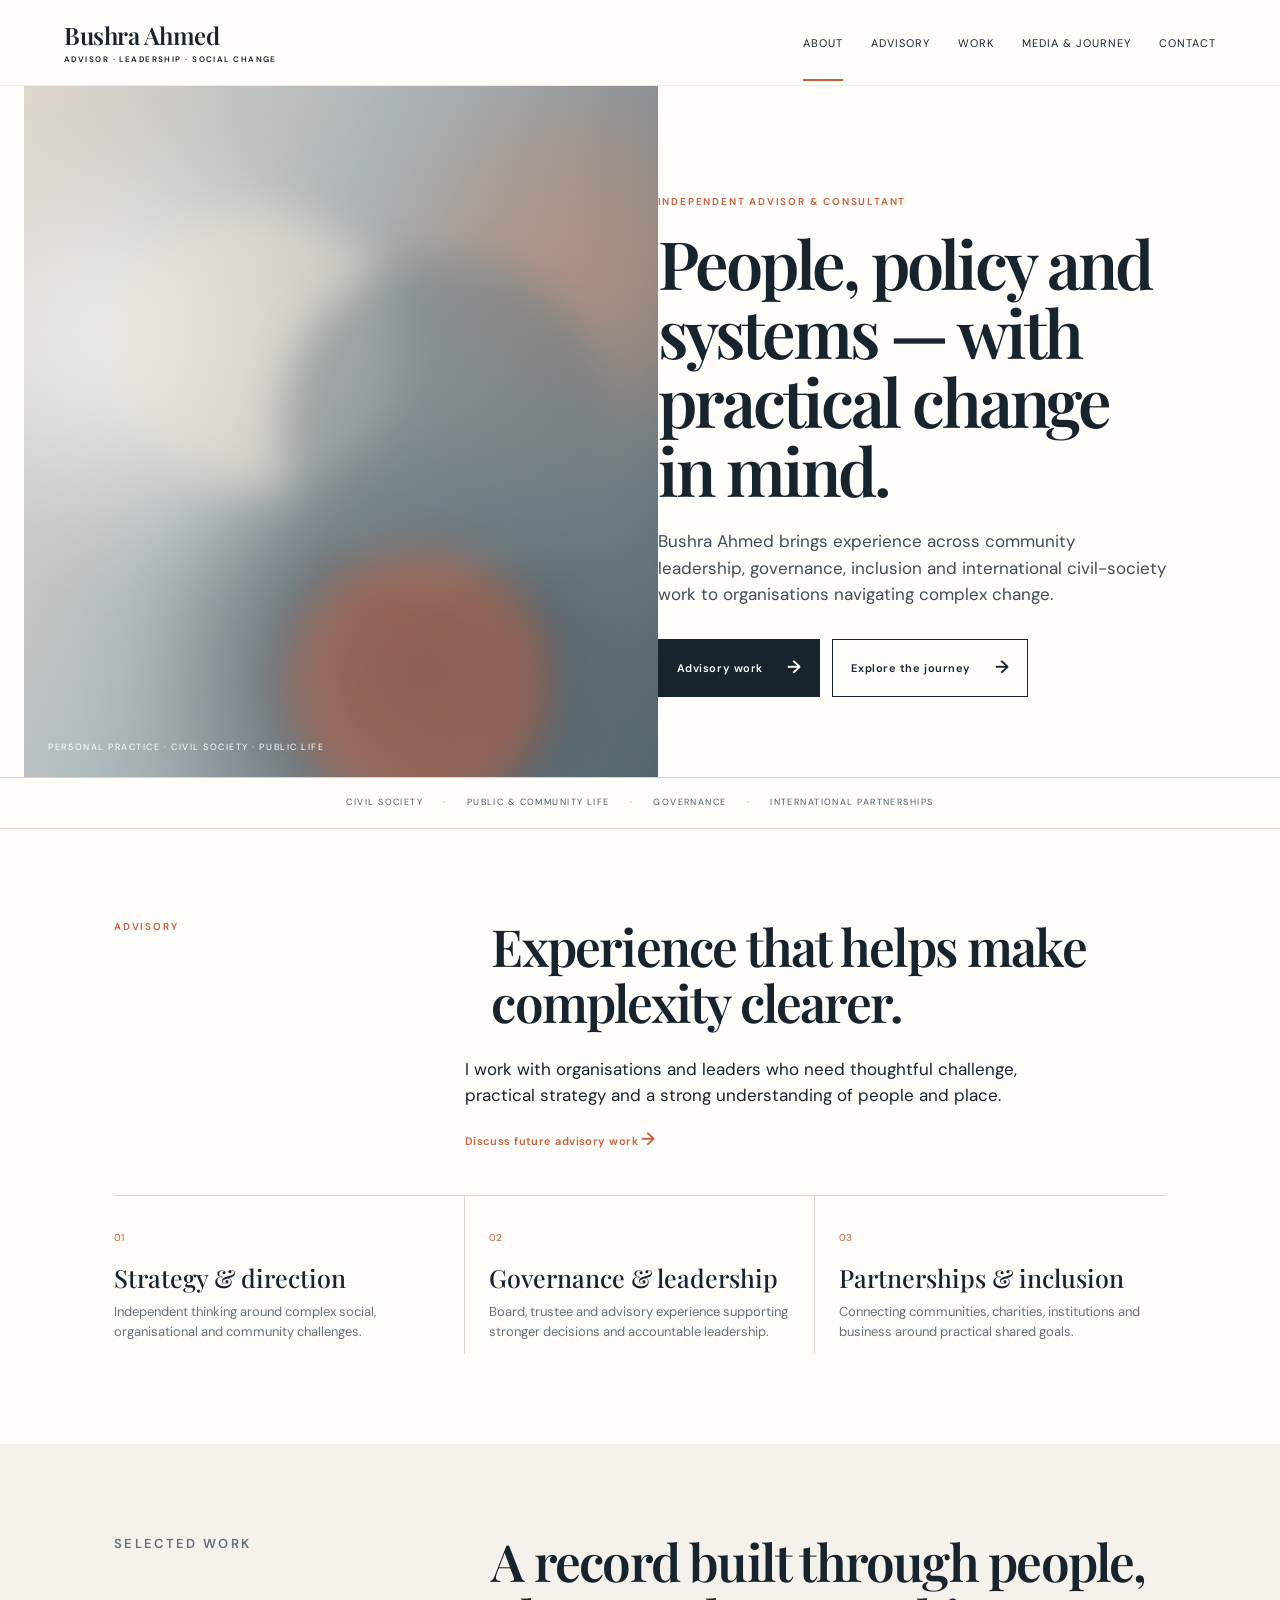
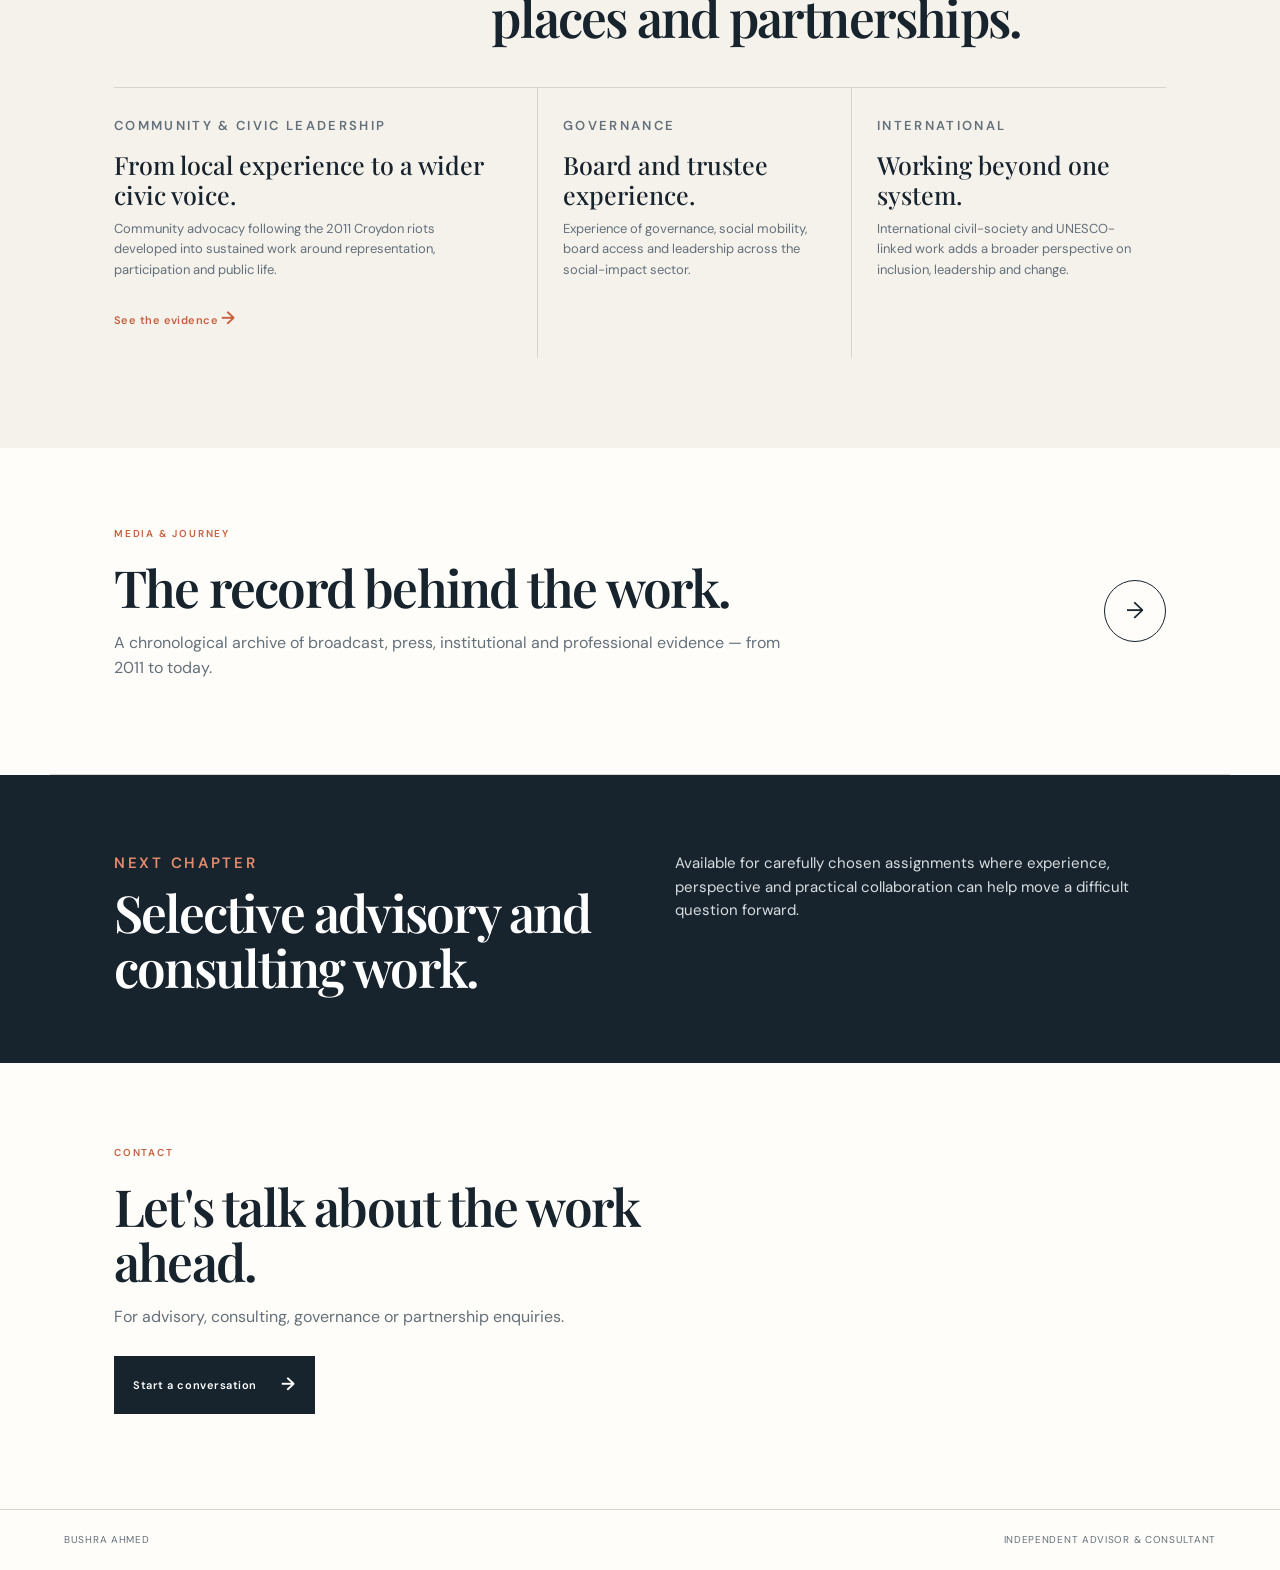
<file: index.html>
<!doctype html>
<html lang="en">
<head>
<meta charset="utf-8">
<meta name="viewport" content="width=device-width,initial-scale=1">
<title>Bushra Ahmed | Advisory, Leadership & Social Change</title>
<meta name="description" content="Bushra Ahmed — independent advisor working across civil society, governance, inclusion and cross-sector collaboration.">
<link rel="stylesheet" href="styles.css">
</head>
<body>
<header class="site-header">
  <a class="brand" href="index.html">Bushra Ahmed<span>ADVISOR · LEADERSHIP · SOCIAL CHANGE</span></a>
  <nav aria-label="Primary navigation">
    <a class="active" href="index.html">About</a>
    <a href="#advisory">Advisory</a>
    <a href="#work">Work</a>
    <a href="experience.html">Media &amp; Journey</a>
    <a href="#contact">Contact</a>
  </nav>
</header>

<main>
<section class="hero">
  <div class="hero-image" aria-hidden="true"><div class="blur-orb one"></div><div class="blur-orb two"></div><div class="blur-orb three"></div><div class="image-caption">PERSONAL PRACTICE · CIVIL SOCIETY · PUBLIC LIFE</div></div>
  <div class="hero-copy">
    <p class="eyebrow">INDEPENDENT ADVISOR &amp; CONSULTANT</p>
    <h1>People, policy and systems — with practical change in mind.</h1>
    <p class="lead">Bushra Ahmed brings experience across community leadership, governance, inclusion and international civil-society work to organisations navigating complex change.</p>
    <div class="actions"><a class="button dark" href="#advisory">Advisory work <span>→</span></a><a class="button light" href="experience.html">Explore the journey <span>→</span></a></div>
  </div>
</section>

<section class="intro-strip"><span>CIVIL SOCIETY</span><i>·</i><span>PUBLIC &amp; COMMUNITY LIFE</span><i>·</i><span>GOVERNANCE</span><i>·</i><span>INTERNATIONAL PARTNERSHIPS</span></section>

<section id="advisory" class="section advisory">
  <div class="section-title"><p class="eyebrow">ADVISORY</p><h2>Experience that helps make complexity clearer.</h2></div>
  <div class="advisory-copy"><p>I work with organisations and leaders who need thoughtful challenge, practical strategy and a strong understanding of people and place.</p><a class="arrow-link" href="#contact">Discuss future advisory work <span>→</span></a></div>
  <div class="advisory-list">
    <article><span>01</span><h3>Strategy &amp; direction</h3><p>Independent thinking around complex social, organisational and community challenges.</p></article>
    <article><span>02</span><h3>Governance &amp; leadership</h3><p>Board, trustee and advisory experience supporting stronger decisions and accountable leadership.</p></article>
    <article><span>03</span><h3>Partnerships &amp; inclusion</h3><p>Connecting communities, charities, institutions and business around practical shared goals.</p></article>
  </div>
</section>

<section id="work" class="section work">
  <div class="section-title"><p class="eyebrow">SELECTED WORK</p><h2>A record built through people, places and partnerships.</h2></div>
  <div class="work-grid">
    <article class="work-feature"><p class="mini">COMMUNITY &amp; CIVIC LEADERSHIP</p><h3>From local experience to a wider civic voice.</h3><p>Community advocacy following the 2011 Croydon riots developed into sustained work around representation, participation and public life.</p><a href="experience.html">See the evidence <span>→</span></a></article>
    <article><p class="mini">GOVERNANCE</p><h3>Board and trustee experience.</h3><p>Experience of governance, social mobility, board access and leadership across the social-impact sector.</p></article>
    <article><p class="mini">INTERNATIONAL</p><h3>Working beyond one system.</h3><p>International civil-society and UNESCO-linked work adds a broader perspective on inclusion, leadership and change.</p></article>
  </div>
</section>

<section class="journey-tease">
  <div><p class="eyebrow">MEDIA &amp; JOURNEY</p><h2>The record behind the work.</h2><p>A chronological archive of broadcast, press, institutional and professional evidence — from 2011 to today.</p></div>
  <a class="circle-link" href="experience.html" aria-label="Open Media and Journey">→</a>
</section>

<section class="future">
  <div><p class="eyebrow">NEXT CHAPTER</p><h2>Selective advisory and consulting work.</h2></div>
  <p>Available for carefully chosen assignments where experience, perspective and practical collaboration can help move a difficult question forward.</p>
</section>

<section id="contact" class="contact">
  <p class="eyebrow">CONTACT</p><h2>Let's talk about the work ahead.</h2><p>For advisory, consulting, governance or partnership enquiries.</p><a class="button dark" href="mailto:hello@bushraahmed.co.uk">Start a conversation <span>→</span></a>
</section>
</main>
<footer><span>Bushra Ahmed</span><span>Independent Advisor &amp; Consultant</span></footer>
</body></html>
</file>
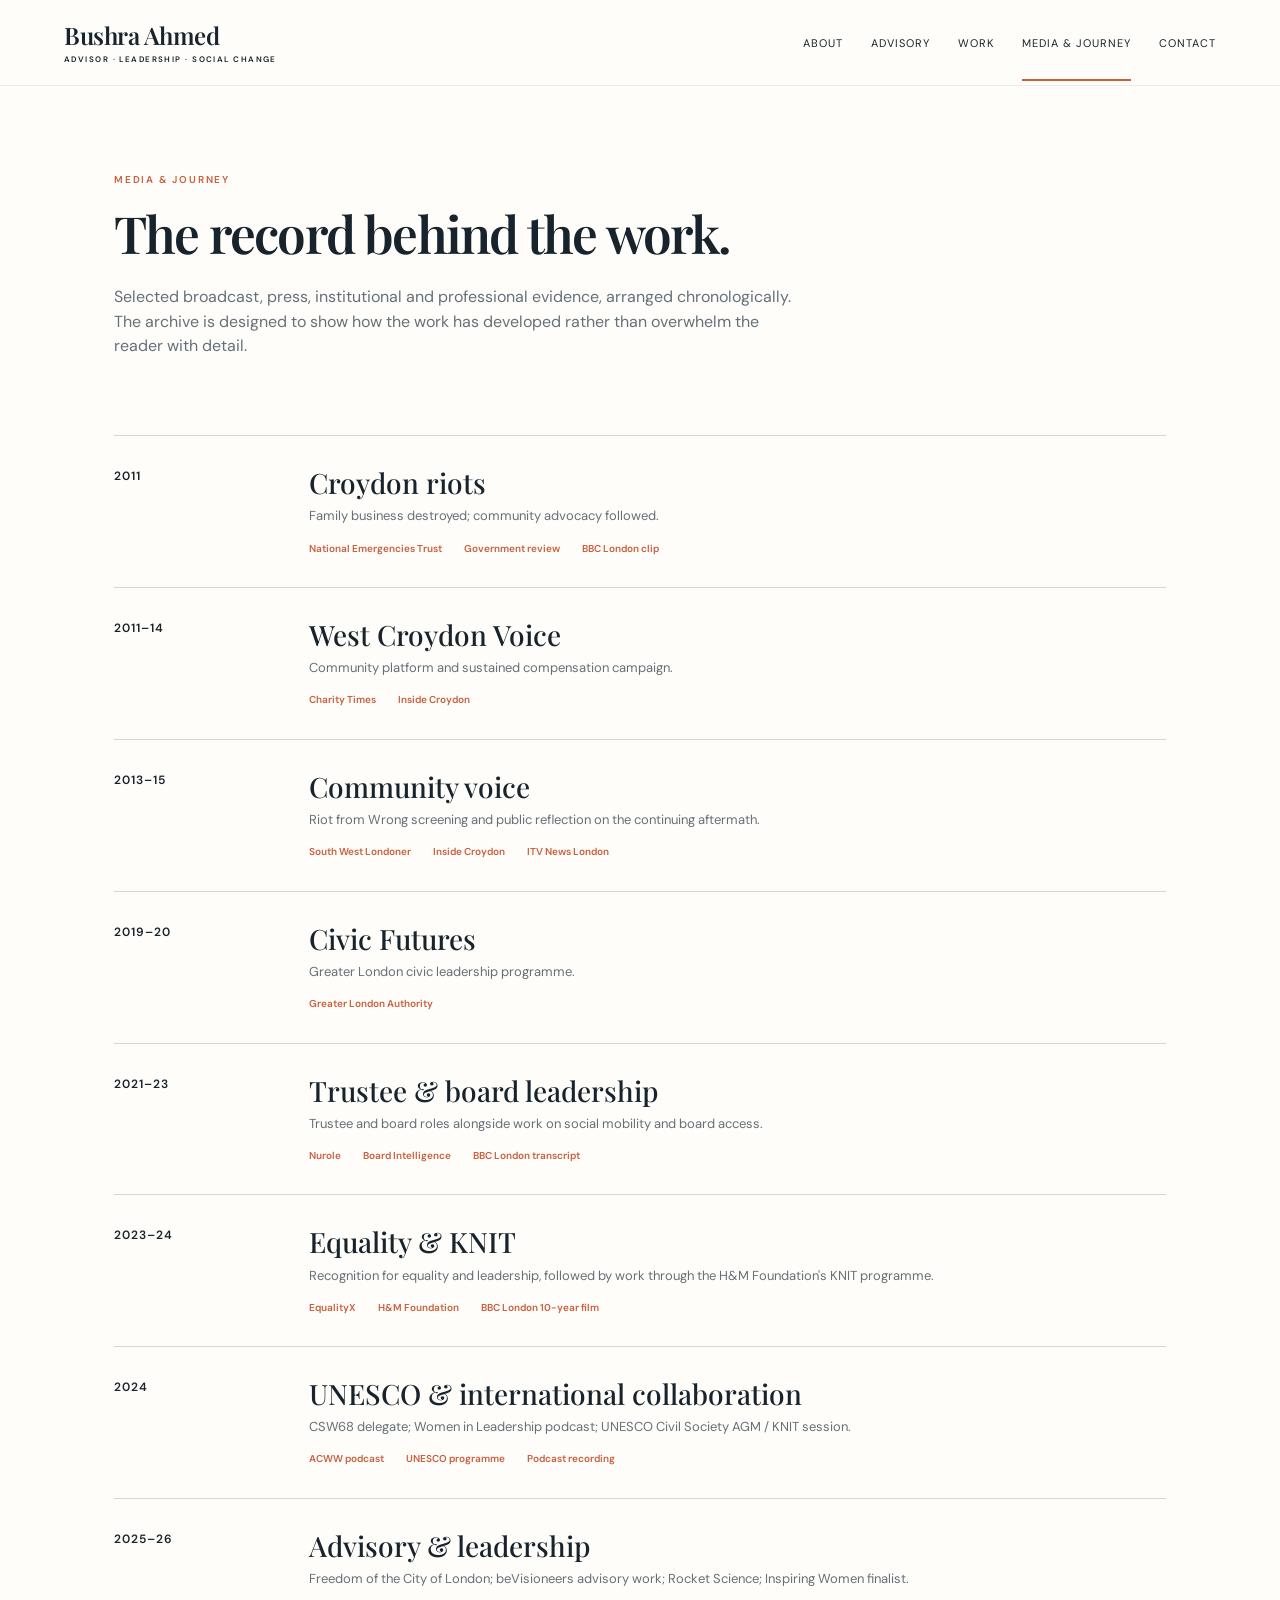
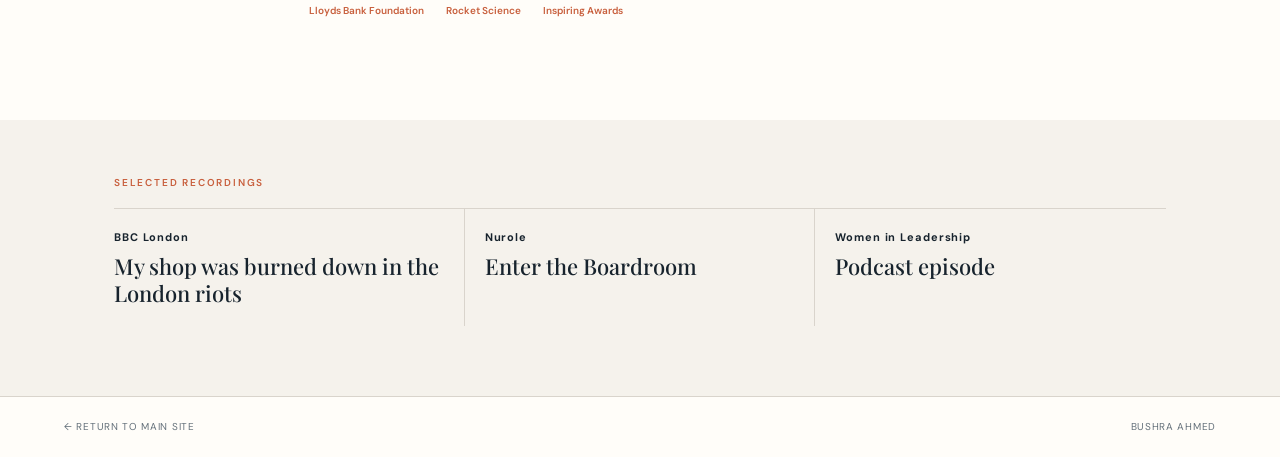
<file: experience.html>
<!doctype html>
<html lang="en">
<head><meta charset="utf-8"><meta name="viewport" content="width=device-width,initial-scale=1"><title>Bushra Ahmed | Media & Journey</title><meta name="description" content="Bushra Ahmed — selected media, evidence and professional journey."><link rel="stylesheet" href="styles.css"></head>
<body>
<header class="site-header compact-head"><a class="brand" href="index.html">Bushra Ahmed<span>ADVISOR · LEADERSHIP · SOCIAL CHANGE</span></a><nav><a href="index.html">About</a><a href="index.html#advisory">Advisory</a><a href="index.html#work">Work</a><a class="active" href="experience.html">Media &amp; Journey</a><a href="index.html#contact">Contact</a></nav></header>
<main>
<section class="record-hero"><p class="eyebrow">MEDIA &amp; JOURNEY</p><h1>The record behind the work.</h1><p>Selected broadcast, press, institutional and professional evidence, arranged chronologically. The archive is designed to show how the work has developed rather than overwhelm the reader with detail.</p></section>
<section class="timeline">
<div class="timeline-row"><div class="year">2011</div><div><h2>Croydon riots</h2><p>Family business destroyed; community advocacy followed.</p><div class="links"><a href="https://nationalemergenciestrust.org.uk/bushra-ahmed-survivor-7-7-croydon-riots-2011/">National Emergencies Trust</a><a href="https://assets.publishing.service.gov.uk/government/uploads/system/uploads/attachment_data/file/255990/riot_damages_act_review.pdf">Government review</a><a href="https://www.facebook.com/BBCLondon/videos/my-shop-was-burned-down-in-the-london-riots/546821029788442/">BBC London clip</a></div></div></div>
<div class="timeline-row"><div class="year">2011–14</div><div><h2>West Croydon Voice</h2><p>Community platform and sustained compensation campaign.</p><div class="links"><a href="https://www.charitytimes.com/ct/interview-profile-bushra-ahmed.php">Charity Times</a><a href="https://insidecroydon.com/2013/11/26/aunt-of-mark-duggan-to-speak-at-riots-film-croydon-screening/">Inside Croydon</a></div></div></div>
<div class="timeline-row"><div class="year">2013–15</div><div><h2>Community voice</h2><p>Riot from Wrong screening and public reflection on the continuing aftermath.</p><div class="links"><a href="https://www.swlondoner.co.uk/news/06122013-croydon-community-discuss-2011-riots-following-screening-of-award-winning-documentary">South West Londoner</a><a href="https://insidecroydon.com/2015/08/07/88-theres-real-anxiety-that-the-riots-could-happen-again/">Inside Croydon</a><a href="https://www.itv.com/news/london/story/2012-08-06/london-riots-one-year-on/">ITV News London</a></div></div></div>
<div class="timeline-row"><div class="year">2019–20</div><div><h2>Civic Futures</h2><p>Greater London civic leadership programme.</p><div class="links"><a href="https://www.london.gov.uk/programmes-strategies/communities-and-social-justice/civil-society/civic-futures">Greater London Authority</a></div></div></div>
<div class="timeline-row"><div class="year">2021–23</div><div><h2>Trustee &amp; board leadership</h2><p>Trustee and board roles alongside work on social mobility and board access.</p><div class="links"><a href="https://www.nurole.com/nurole-podcast-enter-the-boardroom">Nurole</a><a href="https://www.boardintelligence.com/blog/director-community-social-mobility">Board Intelligence</a><a href="https://subsaga.com/bbc/weather/bbc-london-news/2014/06/05/b045g519.html">BBC London transcript</a></div></div></div>
<div class="timeline-row"><div class="year">2023–24</div><div><h2>Equality &amp; KNIT</h2><p>Recognition for equality and leadership, followed by work through the H&amp;M Foundation's KNIT programme.</p><div class="links"><a href="https://www.equalityx.co.uk/europe-winners-2023">EqualityX</a><a href="https://hmfoundation.com/project/knit-accelerating-inclusion-in-fashion/">H&amp;M Foundation</a><a href="https://www.youtube.com/watch?v=dvjyltSQkc4">BBC London 10-year film</a></div></div></div>
<div class="timeline-row"><div class="year">2024</div><div><h2>UNESCO &amp; international collaboration</h2><p>CSW68 delegate; Women in Leadership podcast; UNESCO Civil Society AGM / KNIT session.</p><div class="links"><a href="https://acww.org.uk/podcast">ACWW podcast</a><a href="https://indico.un.org/event/1014712/attachments/19116/55444/2024CIONG%20-%20Preliminary%20Programme.pdf">UNESCO programme</a><a href="https://open.spotify.com/episode/09EClgMxt04wd1wsuZ6Qv9">Podcast recording</a></div></div></div>
<div class="timeline-row"><div class="year">2025–26</div><div><h2>Advisory &amp; leadership</h2><p>Freedom of the City of London; beVisioneers advisory work; Rocket Science; Inspiring Women finalist.</p><div class="links"><a href="https://www.lloydsbankfoundation.org.uk/about-us/meet-us/bushra-ahmed/">Lloyds Bank Foundation</a><a href="https://rocketsciencelab.co.uk/staff/bushra-ahmed/">Rocket Science</a><a href="https://www.inspiringawards.co.uk/2026-finalist-bushra-ahmed/">Inspiring Awards</a></div></div></div>
</section>
<section class="media-note"><p class="eyebrow">SELECTED RECORDINGS</p><div class="media-grid"><a href="https://www.facebook.com/BBCLondon/videos/my-shop-was-burned-down-in-the-london-riots/546821029788442/"><b>BBC London</b><span>My shop was burned down in the London riots</span></a><a href="https://www.nurole.com/nurole-podcast-enter-the-boardroom"><b>Nurole</b><span>Enter the Boardroom</span></a><a href="https://open.spotify.com/episode/09EClgMxt04wd1wsuZ6Qv9"><b>Women in Leadership</b><span>Podcast episode</span></a></div></section>
</main><footer><a href="index.html">← Return to main site</a><span>Bushra Ahmed</span></footer>
</body></html>
</file>
<file: styles.css>
@import url('https://fonts.googleapis.com/css2?family=DM+Sans:wght@400;500;600&family=Playfair+Display:wght@500;600&display=swap');
:root{--ink:#17232d;--muted:#64707a;--paper:#f5f2ec;--white:#fffdf9;--accent:#c85f3d;--line:#d9d4cc;--max:1180px}
*{box-sizing:border-box}html{scroll-behavior:smooth}body{margin:0;background:var(--white);color:var(--ink);font-family:'DM Sans',Arial,sans-serif;line-height:1.55}a{color:inherit;text-decoration:none}a:hover{opacity:.7}.site-header{height:86px;padding:0 5vw;display:flex;align-items:center;justify-content:space-between;border-bottom:1px solid rgba(23,35,45,.08);position:relative;z-index:5;background:rgba(255,253,249,.94);backdrop-filter:blur(12px)}.brand{font-family:'Playfair Display',Georgia,serif;font-size:24px;font-weight:600;letter-spacing:-.02em;display:flex;flex-direction:column;line-height:1}.brand span{font-family:'DM Sans',Arial,sans-serif;font-size:8px;letter-spacing:.18em;margin-top:8px;font-weight:600}.site-header nav{display:flex;gap:28px;font-size:11px;text-transform:uppercase;letter-spacing:.09em}.site-header nav a{padding:31px 0 27px;border-bottom:2px solid transparent}.site-header nav a.active{border-color:var(--accent)}.hero{max-width:var(--max);margin:auto;min-height:600px;display:grid;grid-template-columns:1.03fr .97fr;position:relative}.hero-copy{padding:108px 5vw 80px 0;align-self:center;z-index:2}.eyebrow,.mini{font-size:10px;letter-spacing:.18em;text-transform:uppercase;color:var(--accent);font-weight:600;margin:0 0 18px}.hero h1{font:600 clamp(44px,5.2vw,72px)/1.04 'Playfair Display',Georgia,serif;letter-spacing:-.045em;max-width:690px;margin:0 0 24px}.lead{font-size:17px;max-width:610px;color:#3f4c55}.actions{display:flex;gap:12px;margin-top:32px}.button{display:inline-flex;align-items:center;gap:24px;padding:14px 18px;font-size:11px;font-weight:600;letter-spacing:.05em;border:1px solid var(--ink)}.button.dark{background:var(--ink);color:white}.button.light{background:transparent}.button span,.arrow-link span,.work a span{font-size:18px}.hero-image{margin:0 0 0 -2vw;min-height:600px;overflow:hidden;position:relative;background:linear-gradient(120deg,#d8d1c7,#a9b3b6 42%,#596b73 100%)}.hero-image:before{content:"";position:absolute;inset:-10%;background:radial-gradient(circle at 25% 40%,rgba(255,255,255,.8),transparent 27%),radial-gradient(circle at 78% 32%,rgba(205,150,122,.8),transparent 24%),radial-gradient(circle at 56% 75%,rgba(23,35,45,.75),transparent 30%);filter:blur(34px);transform:scale(1.12)}.hero-image:after{content:"";position:absolute;inset:0;background:linear-gradient(90deg,rgba(245,242,236,.18),rgba(23,35,45,.08))}.blur-orb{position:absolute;border-radius:50%;filter:blur(20px);opacity:.55}.one{width:280px;height:280px;left:15%;top:18%;background:#eee4d4}.two{width:330px;height:330px;right:7%;top:25%;background:#6f7e83}.three{width:260px;height:260px;left:42%;bottom:-5%;background:#c85f3d}.image-caption{position:absolute;z-index:2;bottom:22px;left:24px;color:white;font-size:9px;letter-spacing:.17em}.intro-strip{border-top:1px solid var(--line);border-bottom:1px solid var(--line);padding:18px 5vw;display:flex;justify-content:center;gap:20px;font-size:9px;letter-spacing:.16em;color:#4d5960}.intro-strip i{color:var(--accent);font-style:normal}.section{max-width:var(--max);margin:auto;padding:90px 5vw}.section-title{display:grid;grid-template-columns:1fr 2fr;gap:40px;align-items:start}.section-title h2,.future h2,.journey-tease h2,.contact h2,.record-hero h1{font:600 clamp(32px,4vw,52px)/1.08 'Playfair Display',Georgia,serif;letter-spacing:-.035em;margin:0}.advisory-copy{margin:26px 0 42px 33.33%;max-width:570px}.advisory-copy p{font-size:17px}.arrow-link,.work a{font-size:11px;color:var(--accent);font-weight:600;letter-spacing:.04em}.advisory-list{display:grid;grid-template-columns:repeat(3,1fr);border-top:1px solid var(--line)}.advisory-list article{padding:28px 24px 12px 0;border-right:1px solid var(--line)}.advisory-list article:not(:first-child){padding-left:24px}.advisory-list article:last-child{border-right:0}.advisory-list span{font-size:10px;color:var(--accent)}.advisory-list h3,.work h3{font:500 25px/1.2 'Playfair Display',Georgia,serif;margin:14px 0 9px}.advisory-list p,.work p{font-size:13px;color:var(--muted);margin:0;max-width:330px}.work{background:var(--paper);max-width:none;padding-left:max(5vw,calc((100vw - var(--max))/2 + 5vw));padding-right:max(5vw,calc((100vw - var(--max))/2 + 5vw))}.work-grid{display:grid;grid-template-columns:1.35fr 1fr 1fr;margin-top:42px;border-top:1px solid var(--line)}.work-grid article{padding:28px 25px 10px 0;border-right:1px solid var(--line)}.work-grid article:not(:first-child){padding-left:25px}.work-grid article:last-child{border-right:0}.work-feature{min-height:270px}.work a{display:inline-block;margin-top:25px}.journey-tease{max-width:var(--max);margin:auto;padding:78px 5vw;display:grid;grid-template-columns:1fr auto;align-items:center;border-bottom:1px solid var(--line)}.journey-tease h2{margin-bottom:10px}.journey-tease p:not(.eyebrow){color:var(--muted);max-width:680px}.circle-link{width:62px;height:62px;border:1px solid var(--ink);border-radius:50%;display:grid;place-items:center;font-size:23px}.future{background:var(--ink);color:white;padding:68px max(5vw,calc((100vw - var(--max))/2 + 5vw));display:grid;grid-template-columns:1fr 1fr;gap:70px}.future .eyebrow{color:#e48b6b}.future p{color:#d7dee1;max-width:500px;margin:9px 0;font-size:15px}.contact{max-width:var(--max);margin:auto;padding:82px 5vw 95px}.contact h2{max-width:650px;margin-bottom:12px}.contact p:not(.eyebrow){color:var(--muted);margin-bottom:26px}.record-hero{max-width:var(--max);margin:auto;padding:86px 5vw 60px}.record-hero h1{max-width:800px}.record-hero>p:last-child{max-width:690px;color:var(--muted);font-size:16px;margin-top:24px}.timeline{max-width:var(--max);margin:auto;padding:0 5vw 70px}.timeline-row{display:grid;grid-template-columns:160px 1fr;gap:35px;padding:31px 0;border-top:1px solid var(--line)}.year{font-size:12px;letter-spacing:.08em;font-weight:600}.timeline-row h2{font:500 28px/1.15 'Playfair Display',Georgia,serif;margin:0 0 7px}.timeline-row p{margin:0;color:var(--muted);font-size:13px}.links{display:flex;flex-wrap:wrap;gap:8px 22px;margin-top:14px}.links a{font-size:10px;color:var(--accent);font-weight:600}.media-note{background:var(--paper);padding:55px max(5vw,calc((100vw - var(--max))/2 + 5vw)) 70px}.media-grid{display:grid;grid-template-columns:repeat(3,1fr);border-top:1px solid var(--line)}.media-grid a{padding:20px 20px 20px 0;border-right:1px solid var(--line);display:flex;flex-direction:column;gap:7px}.media-grid a:not(:first-child){padding-left:20px}.media-grid a:last-child{border-right:0}.media-grid b{font-size:11px;letter-spacing:.08em}.media-grid span{font:500 22px/1.2 'Playfair Display',Georgia,serif}.compact-head{position:relative}footer{border-top:1px solid var(--line);padding:22px 5vw;display:flex;justify-content:space-between;font-size:10px;letter-spacing:.07em;text-transform:uppercase;color:var(--muted)}
@media(max-width:800px){.site-header{height:auto;padding:20px 6vw;align-items:flex-start}.site-header nav{display:none}.hero{display:flex;flex-direction:column-reverse;min-height:0}.hero-image{margin:0;height:330px;min-height:330px}.hero-copy{padding:55px 6vw 65px}.hero h1{font-size:44px}.intro-strip{justify-content:flex-start;overflow:hidden;white-space:nowrap;padding-left:6vw}.section{padding:62px 6vw}.section-title{display:block}.section-title h2{margin-top:5px}.advisory-copy{margin:25px 0 35px}.advisory-list,.work-grid,.media-grid,.future{grid-template-columns:1fr}.advisory-list article,.work-grid article,.media-grid a{border-right:0;border-bottom:1px solid var(--line);padding:25px 0!important}.future{padding:58px 6vw;gap:20px}.journey-tease{padding:60px 6vw}.circle-link{margin-top:25px}.record-hero{padding:60px 6vw 45px}.timeline{padding:0 6vw 50px}.timeline-row{grid-template-columns:75px 1fr;gap:18px}.timeline-row h2{font-size:24px}.links{gap:7px 16px}.media-note{padding:45px 6vw 55px}footer{padding:20px 6vw;flex-direction:column;gap:8px}}
</file>
